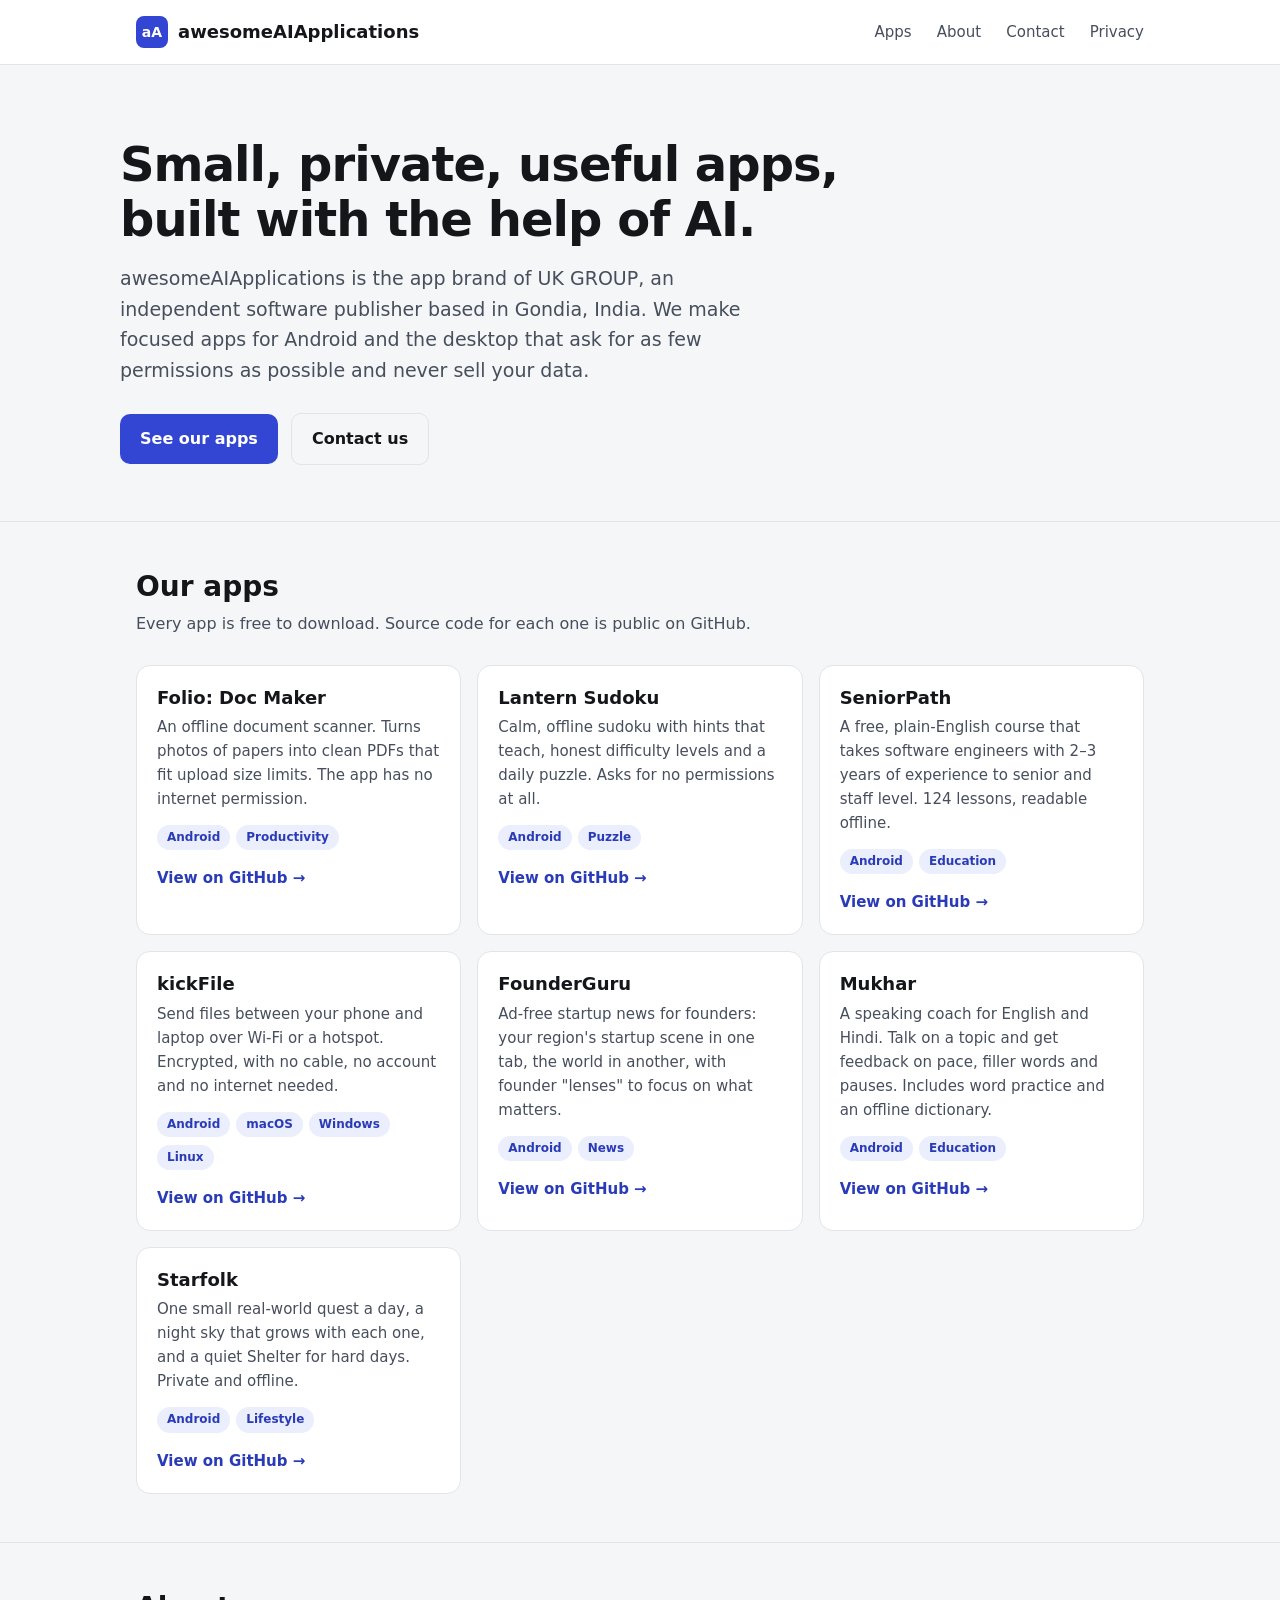
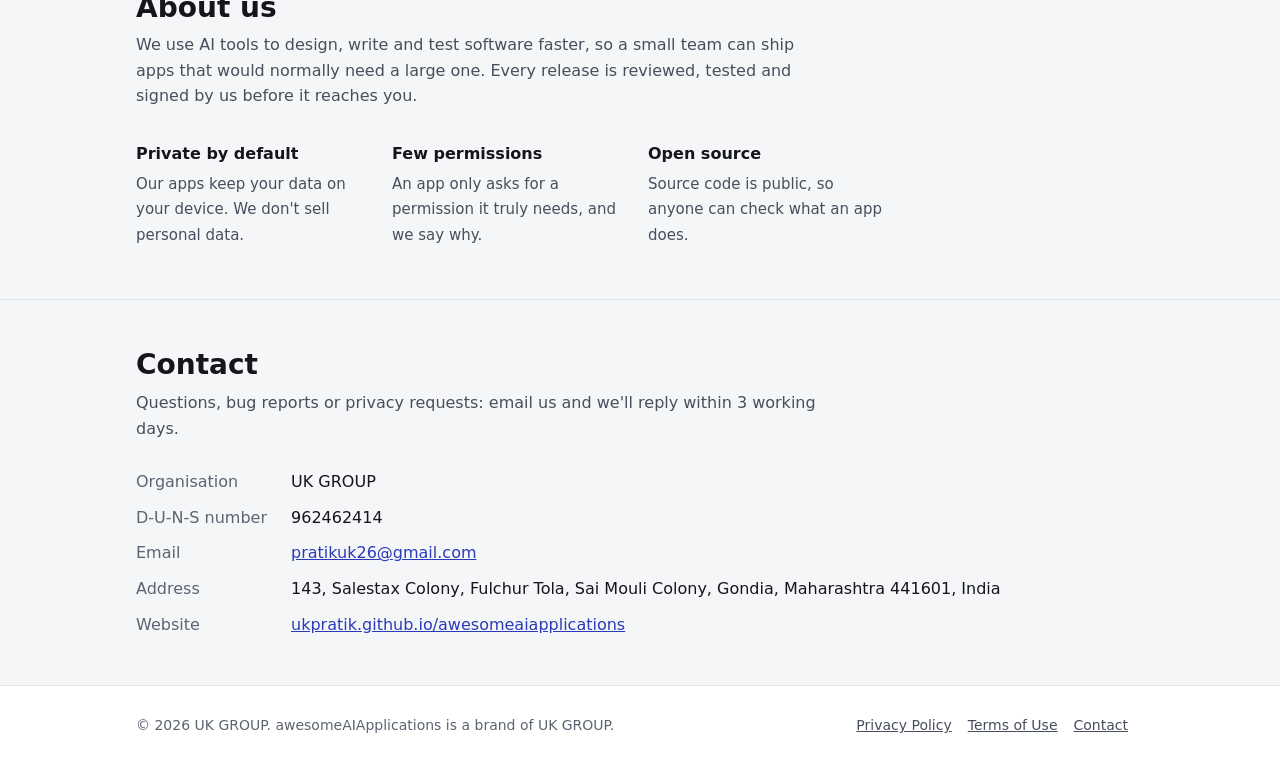
<file: index.html>
<!doctype html>
<html lang="en">
<head>
<meta charset="utf-8">
<meta name="viewport" content="width=device-width, initial-scale=1">
<meta name="google-site-verification" content="dQYkInULcD4UQA_0os3-jgMgR3l7QAKZHanBMmrGs5s" />
<title>awesomeAIApplications — Apps built with AI</title>
<meta name="description" content="awesomeAIApplications builds small, private, free apps for Android and the desktop, made with the help of AI.">
<link rel="icon" href="favicon.svg" type="image/svg+xml">
<link rel="stylesheet" href="style.css">
</head>
<body>
<header class="site">
  <div class="wrap">
    <a class="brand" href="index.html"><span class="logo" aria-hidden="true">aA</span>awesomeAIApplications</a>
    <nav class="site" aria-label="Main">
      <a href="#apps">Apps</a>
      <a href="#about">About</a>
      <a href="#contact">Contact</a>
      <a href="privacy.html">Privacy</a>
    </nav>
  </div>
</header>

<main>
  <div class="wrap hero">
    <h1>Small, private, useful apps, built with the help of AI.</h1>
    <p>awesomeAIApplications is the app brand of UK GROUP, an independent software publisher based in Gondia, India. We make focused apps for Android and the desktop that ask for as few permissions as possible and never sell your data.</p>
    <a class="btn" href="#apps">See our apps</a>
    <a class="btn ghost" href="#contact">Contact us</a>
  </div>

  <section id="apps">
    <div class="wrap">
      <h2>Our apps</h2>
      <p class="lead">Every app is free to download. Source code for each one is public on GitHub.</p>
      <div class="grid">
        <article class="card">
          <h3>Folio: Doc Maker</h3>
          <p>An offline document scanner. Turns photos of papers into clean PDFs that fit upload size limits. The app has no internet permission.</p>
          <span class="tag">Android</span><span class="tag">Productivity</span>
          <a class="repo" href="https://github.com/ukpratik/folio" rel="noopener">View on GitHub<span aria-hidden="true"> →</span><span class="sr-only"> (Folio: Doc Maker source code)</span></a>
        </article>
        <article class="card">
          <h3>Lantern Sudoku</h3>
          <p>Calm, offline sudoku with hints that teach, honest difficulty levels and a daily puzzle. Asks for no permissions at all.</p>
          <span class="tag">Android</span><span class="tag">Puzzle</span>
          <a class="repo" href="https://github.com/ukpratik/lantern-sudoku" rel="noopener">View on GitHub<span aria-hidden="true"> →</span><span class="sr-only"> (Lantern Sudoku source code)</span></a>
        </article>
        <article class="card">
          <h3>SeniorPath</h3>
          <p>A free, plain-English course that takes software engineers with 2–3 years of experience to senior and staff level. 124 lessons, readable offline.</p>
          <span class="tag">Android</span><span class="tag">Education</span>
          <a class="repo" href="https://github.com/ukpratik/seniorengineerpath" rel="noopener">View on GitHub<span aria-hidden="true"> →</span><span class="sr-only"> (SeniorPath source code)</span></a>
        </article>
        <article class="card">
          <h3>kickFile</h3>
          <p>Send files between your phone and laptop over Wi-Fi or a hotspot. Encrypted, with no cable, no account and no internet needed.</p>
          <span class="tag">Android</span><span class="tag">macOS</span><span class="tag">Windows</span><span class="tag">Linux</span>
          <a class="repo" href="https://github.com/ukpratik/kickfile" rel="noopener">View on GitHub<span aria-hidden="true"> →</span><span class="sr-only"> (kickFile source code)</span></a>
        </article>
        <article class="card">
          <h3>FounderGuru</h3>
          <p>Ad-free startup news for founders: your region's startup scene in one tab, the world in another, with founder "lenses" to focus on what matters.</p>
          <span class="tag">Android</span><span class="tag">News</span>
          <a class="repo" href="https://github.com/ukpratik/founderguru" rel="noopener">View on GitHub<span aria-hidden="true"> →</span><span class="sr-only"> (FounderGuru source code)</span></a>
        </article>
        <article class="card">
          <h3>Mukhar</h3>
          <p>A speaking coach for English and Hindi. Talk on a topic and get feedback on pace, filler words and pauses. Includes word practice and an offline dictionary.</p>
          <span class="tag">Android</span><span class="tag">Education</span>
          <a class="repo" href="https://github.com/ukpratik/mukhar" rel="noopener">View on GitHub<span aria-hidden="true"> →</span><span class="sr-only"> (Mukhar source code)</span></a>
        </article>
        <article class="card">
          <h3>Starfolk</h3>
          <p>One small real-world quest a day, a night sky that grows with each one, and a quiet Shelter for hard days. Private and offline.</p>
          <span class="tag">Android</span><span class="tag">Lifestyle</span>
          <a class="repo" href="https://github.com/ukpratik/starfolk" rel="noopener">View on GitHub<span aria-hidden="true"> →</span><span class="sr-only"> (Starfolk source code)</span></a>
        </article>
      </div>
    </div>
  </section>

  <section id="about">
    <div class="wrap">
      <h2>About us</h2>
      <p class="lead">We use AI tools to design, write and test software faster, so a small team can ship apps that would normally need a large one. Every release is reviewed, tested and signed by us before it reaches you.</p>
      <div class="values">
        <div><strong>Private by default</strong><span>Our apps keep your data on your device. We don't sell personal data.</span></div>
        <div><strong>Few permissions</strong><span>An app only asks for a permission it truly needs, and we say why.</span></div>
        <div><strong>Open source</strong><span>Source code is public, so anyone can check what an app does.</span></div>
      </div>
    </div>
  </section>

  <section id="contact">
    <div class="wrap">
      <h2>Contact</h2>
      <p class="lead">Questions, bug reports or privacy requests: email us and we'll reply within 3 working days.</p>
      <dl class="details">
        <dt>Organisation</dt><dd>UK GROUP</dd>
        <dt>D-U-N-S number</dt><dd>962462414</dd>
        <dt>Email</dt><dd><a href="mailto:pratikuk26@gmail.com">pratikuk26@gmail.com</a></dd>
        <dt>Address</dt><dd>143, Salestax Colony, Fulchur Tola, Sai Mouli Colony, Gondia, Maharashtra 441601, India</dd>
        <dt>Website</dt><dd><a href="https://ukpratik.github.io/awesomeaiapplications/">ukpratik.github.io/awesomeaiapplications</a></dd>
      </dl>
    </div>
  </section>
</main>

<footer class="site">
  <div class="wrap">
    <span>© 2026 UK GROUP. awesomeAIApplications is a brand of UK GROUP.</span>
    <span><a href="privacy.html">Privacy Policy</a><a href="terms.html">Terms of Use</a><a href="#contact">Contact</a></span>
  </div>
</footer>
</body>
</html>
</file>
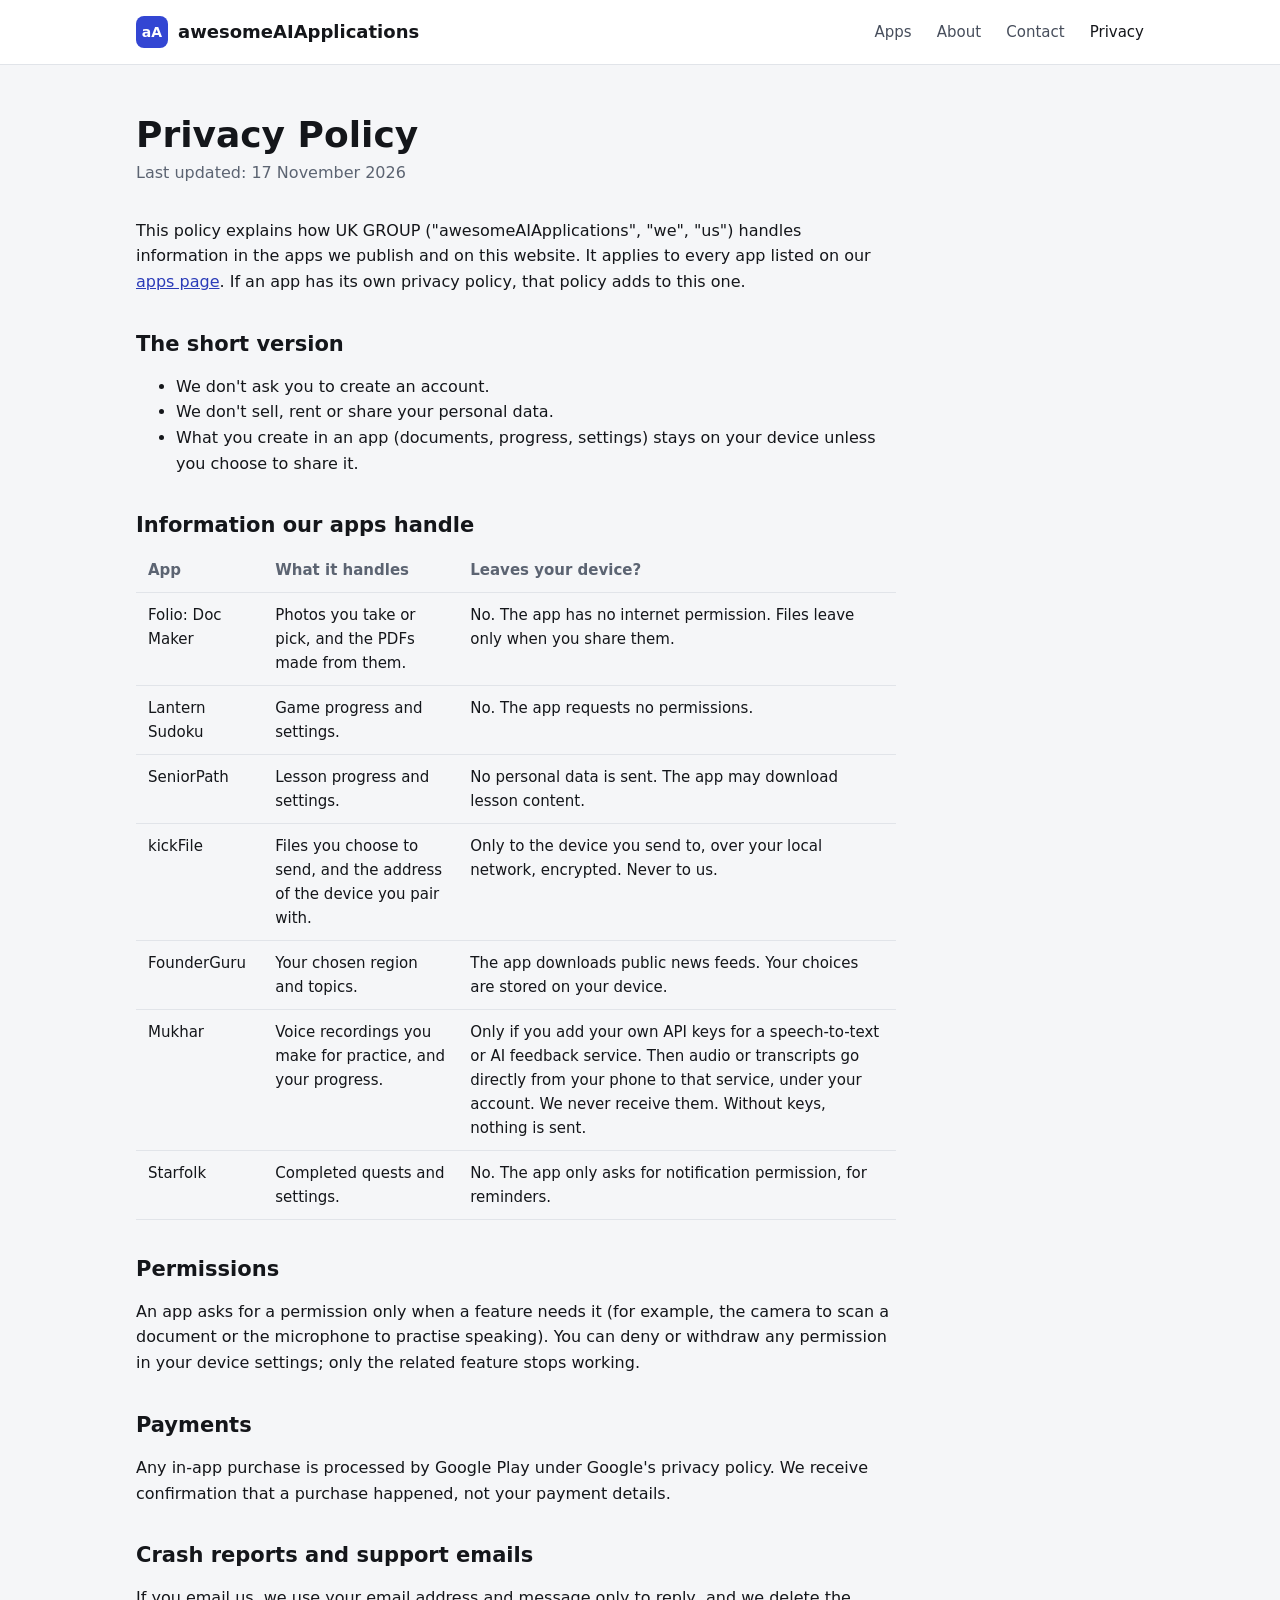
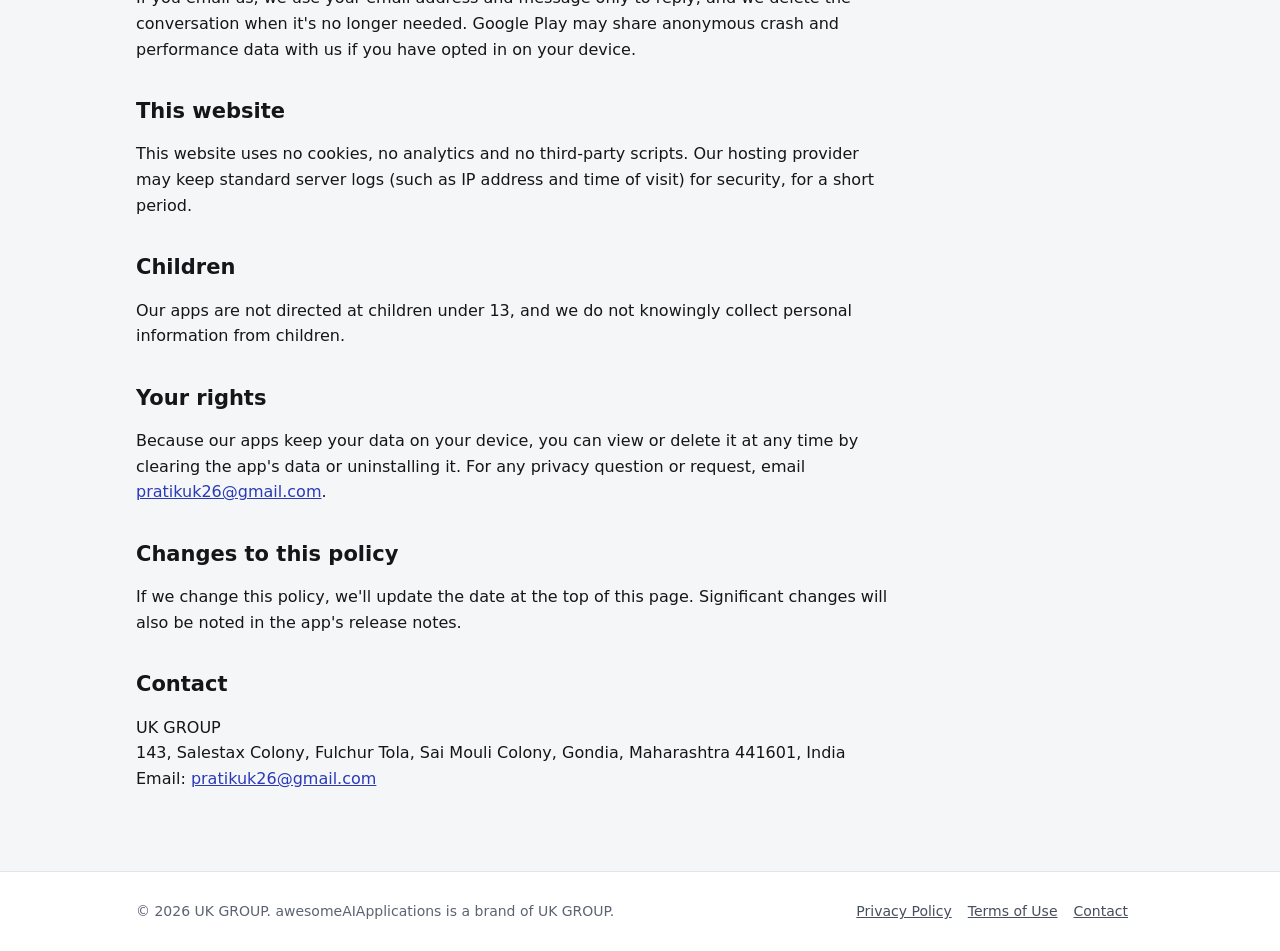
<file: privacy.html>
<!doctype html>
<html lang="en">
<head>
<meta charset="utf-8">
<meta name="viewport" content="width=device-width, initial-scale=1">
<title>Privacy Policy — awesomeAIApplications</title>
<meta name="description" content="How awesomeAIApplications apps handle your data.">
<link rel="icon" href="favicon.svg" type="image/svg+xml">
<link rel="stylesheet" href="style.css">
</head>
<body>
<header class="site">
  <div class="wrap">
    <a class="brand" href="index.html"><span class="logo" aria-hidden="true">aA</span>awesomeAIApplications</a>
    <nav class="site" aria-label="Main">
      <a href="index.html#apps">Apps</a>
      <a href="index.html#about">About</a>
      <a href="index.html#contact">Contact</a>
      <a href="privacy.html" aria-current="page">Privacy</a>
    </nav>
  </div>
</header>

<main class="wrap">
  <article class="doc">
    <h1>Privacy Policy</h1>
    <p class="meta">Last updated: 17 November 2026</p>

    <p>This policy explains how UK GROUP ("awesomeAIApplications", "we", "us") handles information in the apps we publish and on this website. It applies to every app listed on our <a href="index.html#apps">apps page</a>. If an app has its own privacy policy, that policy adds to this one.</p>

    <h2>The short version</h2>
    <ul>
      <li>We don't ask you to create an account.</li>
      <li>We don't sell, rent or share your personal data.</li>
      <li>What you create in an app (documents, progress, settings) stays on your device unless you choose to share it.</li>
    </ul>

    <h2>Information our apps handle</h2>
    <table>
      <thead><tr><th>App</th><th>What it handles</th><th>Leaves your device?</th></tr></thead>
      <tbody>
        <tr><td>Folio: Doc Maker</td><td>Photos you take or pick, and the PDFs made from them.</td><td>No. The app has no internet permission. Files leave only when you share them.</td></tr>
        <tr><td>Lantern Sudoku</td><td>Game progress and settings.</td><td>No. The app requests no permissions.</td></tr>
        <tr><td>SeniorPath</td><td>Lesson progress and settings.</td><td>No personal data is sent. The app may download lesson content.</td></tr>
        <tr><td>kickFile</td><td>Files you choose to send, and the address of the device you pair with.</td><td>Only to the device you send to, over your local network, encrypted. Never to us.</td></tr>
        <tr><td>FounderGuru</td><td>Your chosen region and topics.</td><td>The app downloads public news feeds. Your choices are stored on your device.</td></tr>
        <tr><td>Mukhar</td><td>Voice recordings you make for practice, and your progress.</td><td>Only if you add your own API keys for a speech-to-text or AI feedback service. Then audio or transcripts go directly from your phone to that service, under your account. We never receive them. Without keys, nothing is sent.</td></tr>
        <tr><td>Starfolk</td><td>Completed quests and settings.</td><td>No. The app only asks for notification permission, for reminders.</td></tr>
      </tbody>
    </table>

    <h2>Permissions</h2>
    <p>An app asks for a permission only when a feature needs it (for example, the camera to scan a document or the microphone to practise speaking). You can deny or withdraw any permission in your device settings; only the related feature stops working.</p>

    <h2>Payments</h2>
    <p>Any in-app purchase is processed by Google Play under Google's privacy policy. We receive confirmation that a purchase happened, not your payment details.</p>

    <h2>Crash reports and support emails</h2>
    <p>If you email us, we use your email address and message only to reply, and we delete the conversation when it's no longer needed. Google Play may share anonymous crash and performance data with us if you have opted in on your device.</p>

    <h2>This website</h2>
    <p>This website uses no cookies, no analytics and no third-party scripts. Our hosting provider may keep standard server logs (such as IP address and time of visit) for security, for a short period.</p>

    <h2>Children</h2>
    <p>Our apps are not directed at children under 13, and we do not knowingly collect personal information from children.</p>

    <h2>Your rights</h2>
    <p>Because our apps keep your data on your device, you can view or delete it at any time by clearing the app's data or uninstalling it. For any privacy question or request, email <a href="mailto:pratikuk26@gmail.com">pratikuk26@gmail.com</a>.</p>

    <h2>Changes to this policy</h2>
    <p>If we change this policy, we'll update the date at the top of this page. Significant changes will also be noted in the app's release notes.</p>

    <h2>Contact</h2>
    <p>UK GROUP<br>143, Salestax Colony, Fulchur Tola, Sai Mouli Colony, Gondia, Maharashtra 441601, India<br>Email: <a href="mailto:pratikuk26@gmail.com">pratikuk26@gmail.com</a></p>
  </article>
</main>

<footer class="site">
  <div class="wrap">
    <span>© 2026 UK GROUP. awesomeAIApplications is a brand of UK GROUP.</span>
    <span><a href="privacy.html">Privacy Policy</a><a href="terms.html">Terms of Use</a><a href="index.html#contact">Contact</a></span>
  </div>
</footer>
</body>
</html>
</file>
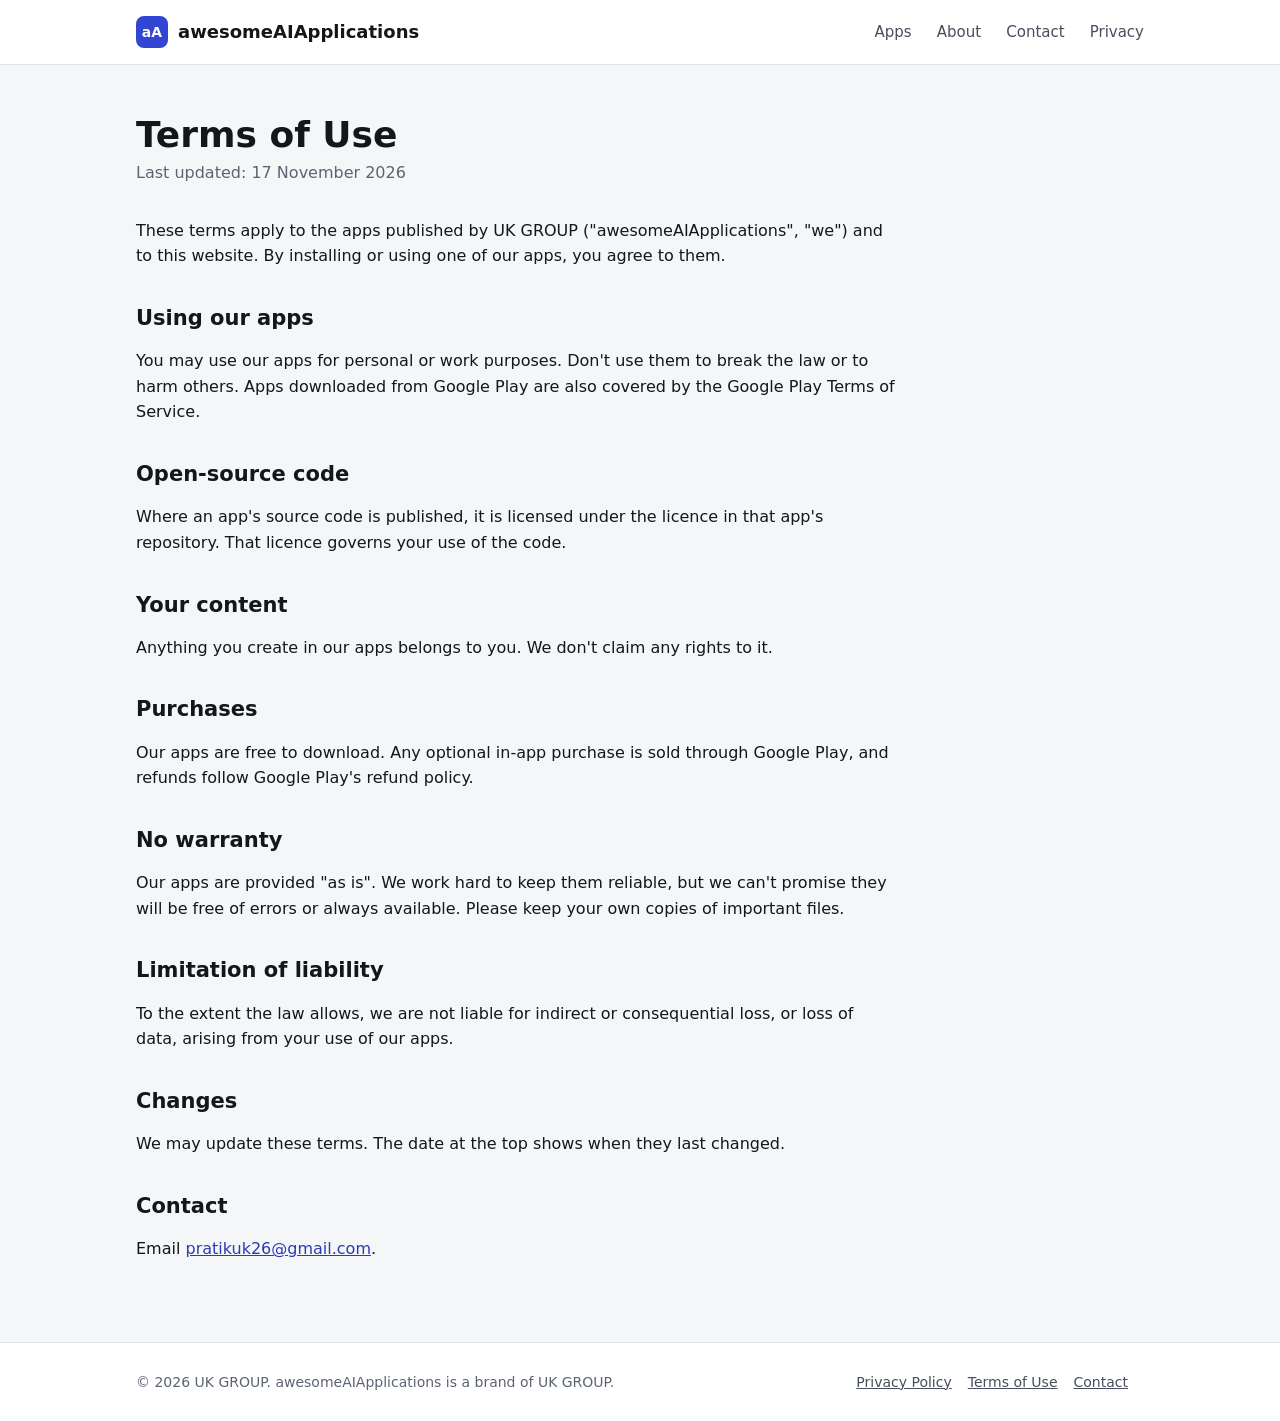
<file: terms.html>
<!doctype html>
<html lang="en">
<head>
<meta charset="utf-8">
<meta name="viewport" content="width=device-width, initial-scale=1">
<title>Terms of Use — awesomeAIApplications</title>
<meta name="description" content="Terms for using awesomeAIApplications apps and this website.">
<link rel="icon" href="favicon.svg" type="image/svg+xml">
<link rel="stylesheet" href="style.css">
</head>
<body>
<header class="site">
  <div class="wrap">
    <a class="brand" href="index.html"><span class="logo" aria-hidden="true">aA</span>awesomeAIApplications</a>
    <nav class="site" aria-label="Main">
      <a href="index.html#apps">Apps</a>
      <a href="index.html#about">About</a>
      <a href="index.html#contact">Contact</a>
      <a href="privacy.html">Privacy</a>
    </nav>
  </div>
</header>

<main class="wrap">
  <article class="doc">
    <h1>Terms of Use</h1>
    <p class="meta">Last updated: 17 November 2026</p>

    <p>These terms apply to the apps published by UK GROUP ("awesomeAIApplications", "we") and to this website. By installing or using one of our apps, you agree to them.</p>

    <h2>Using our apps</h2>
    <p>You may use our apps for personal or work purposes. Don't use them to break the law or to harm others. Apps downloaded from Google Play are also covered by the Google Play Terms of Service.</p>

    <h2>Open-source code</h2>
    <p>Where an app's source code is published, it is licensed under the licence in that app's repository. That licence governs your use of the code.</p>

    <h2>Your content</h2>
    <p>Anything you create in our apps belongs to you. We don't claim any rights to it.</p>

    <h2>Purchases</h2>
    <p>Our apps are free to download. Any optional in-app purchase is sold through Google Play, and refunds follow Google Play's refund policy.</p>

    <h2>No warranty</h2>
    <p>Our apps are provided "as is". We work hard to keep them reliable, but we can't promise they will be free of errors or always available. Please keep your own copies of important files.</p>

    <h2>Limitation of liability</h2>
    <p>To the extent the law allows, we are not liable for indirect or consequential loss, or loss of data, arising from your use of our apps.</p>

    <h2>Changes</h2>
    <p>We may update these terms. The date at the top shows when they last changed.</p>

    <h2>Contact</h2>
    <p>Email <a href="mailto:pratikuk26@gmail.com">pratikuk26@gmail.com</a>.</p>
  </article>
</main>

<footer class="site">
  <div class="wrap">
    <span>© 2026 UK GROUP. awesomeAIApplications is a brand of UK GROUP.</span>
    <span><a href="privacy.html">Privacy Policy</a><a href="terms.html">Terms of Use</a><a href="index.html#contact">Contact</a></span>
  </div>
</footer>
</body>
</html>
</file>
<file: style.css>
/* awesomeAIApplications — organisation website. No external requests. */
:root {
  --bg: #F5F6F8; --surface: #FFFFFF; --surface-2: #F0F2F5;
  --text: #14161A; --text-2: #474E5C; --text-3: #5C6472;
  --border: #E1E4E9; --accent: #3346D3; --accent-hover: #2737B5;
  --accent-soft: #EBEEFD; --accent-text: #2A3BB8; --on-accent: #FFFFFF;
  --todo: #8A5A00; --todo-soft: #FFF4DB;
  --font: "Inter", ui-sans-serif, system-ui, -apple-system, "Segoe UI", Roboto, sans-serif;
  --font-display: "Plus Jakarta Sans", var(--font);
  color-scheme: light dark;
}
@media (prefers-color-scheme: dark) {
  :root {
    --bg: #0E1014; --surface: #161A20; --surface-2: #1C2128;
    --text: #ECEEF2; --text-2: #B9BFCA; --text-3: #9AA2AF;
    --border: #272D36; --accent: #8D9CFF; --accent-hover: #A6B2FF;
    --accent-soft: #1D2343; --accent-text: #AEB8FF; --on-accent: #0A0E22;
    --todo: #F2B451; --todo-soft: #2D2312;
  }
}
* { box-sizing: border-box; }
html { -webkit-text-size-adjust: 100%; }
body { margin: 0; background: var(--bg); color: var(--text); font: 16px/1.6 var(--font); }
a { color: var(--accent-text); }
a:hover { color: var(--accent-hover); }
.wrap { max-width: 1040px; margin: 0 auto; padding: 0 16px; }

header.site { background: var(--surface); border-bottom: 1px solid var(--border); }
header.site .wrap { display: flex; align-items: center; justify-content: space-between; gap: 16px; min-height: 64px; flex-wrap: wrap; }
.brand { display: flex; align-items: center; gap: 10px; text-decoration: none; color: var(--text); font: 700 18px/1 var(--font-display); }
.logo { width: 32px; height: 32px; border-radius: 8px; background: var(--accent); color: var(--on-accent); display: grid; place-items: center; font: 700 14px/1 var(--font-display); }
nav.site a { color: var(--text-2); text-decoration: none; margin-left: 20px; font-size: 15px; }
nav.site a:first-child { margin-left: 0; }
nav.site a:hover, nav.site a[aria-current] { color: var(--text); }

.hero { padding: 72px 0 56px; }
.hero h1 { font: 700 clamp(32px, 5vw, 48px)/1.15 var(--font-display); margin: 0 0 16px; letter-spacing: -0.02em; max-width: 760px; }
.hero p { font-size: 19px; color: var(--text-2); max-width: 680px; margin: 0 0 28px; }
.btn { display: inline-block; padding: 12px 20px; border-radius: 10px; background: var(--accent); color: var(--on-accent); text-decoration: none; font-weight: 600; }
.btn:hover { background: var(--accent-hover); color: var(--on-accent); }
.btn.ghost { background: transparent; color: var(--text); border: 1px solid var(--border); margin-left: 8px; }

section { padding: 48px 0; border-top: 1px solid var(--border); }
section h2 { font: 700 28px/1.2 var(--font-display); margin: 0 0 8px; }
.lead { color: var(--text-2); margin: 0 0 28px; max-width: 680px; }

.grid { display: grid; gap: 16px; grid-template-columns: repeat(auto-fill, minmax(280px, 1fr)); }
.card { background: var(--surface); border: 1px solid var(--border); border-radius: 14px; padding: 20px; }
.card h3 { margin: 0 0 6px; font: 700 18px/1.3 var(--font-display); }
.card p { margin: 0 0 12px; color: var(--text-2); font-size: 15px; }
.tag { display: inline-block; font-size: 12px; font-weight: 600; padding: 3px 10px; border-radius: 999px; background: var(--accent-soft); color: var(--accent-text); margin: 0 6px 6px 0; }

.values { display: grid; gap: 16px; grid-template-columns: repeat(auto-fill, minmax(220px, 1fr)); }
.values div { padding: 4px 0; }
.values strong { display: block; margin-bottom: 4px; }
.values span { color: var(--text-2); font-size: 15px; }

dl.details { display: grid; grid-template-columns: max-content 1fr; gap: 10px 24px; margin: 0; }
dl.details dt { color: var(--text-3); }
dl.details dd { margin: 0; }
.todo { background: var(--todo-soft); color: var(--todo); padding: 1px 6px; border-radius: 4px; font-weight: 600; }

.doc { padding: 48px 0 64px; max-width: 760px; }
.doc h1 { font: 700 36px/1.2 var(--font-display); margin: 0 0 4px; }
.doc .meta { color: var(--text-3); margin: 0 0 32px; }
.doc h2 { font: 700 21px/1.3 var(--font-display); margin: 36px 0 8px; }
.doc table { width: 100%; border-collapse: collapse; font-size: 15px; margin: 8px 0 16px; display: block; overflow-x: auto; }
.doc th, .doc td { text-align: left; padding: 10px 12px; border-bottom: 1px solid var(--border); vertical-align: top; }
.doc th { color: var(--text-3); font-weight: 600; }

footer.site { border-top: 1px solid var(--border); background: var(--surface); padding: 28px 0; color: var(--text-3); font-size: 14px; }
footer.site .wrap { display: flex; justify-content: space-between; gap: 16px; flex-wrap: wrap; }
footer.site a { color: var(--text-2); margin-right: 16px; }

@media (max-width: 599px) {
  nav.site a { margin-left: 14px; }
  .hero { padding: 48px 0 40px; }
  .btn.ghost { margin: 10px 0 0; }
  dl.details { grid-template-columns: 1fr; gap: 2px; }
  dl.details dd { margin-bottom: 10px; }
}
.card .repo { display: block; width: fit-content; margin-top: 10px; font-weight: 600; font-size: 15px; text-decoration: none; }
.card .repo:hover { text-decoration: underline; }
.sr-only { position: absolute; width: 1px; height: 1px; overflow: hidden; clip: rect(0 0 0 0); white-space: nowrap; }
</file>
